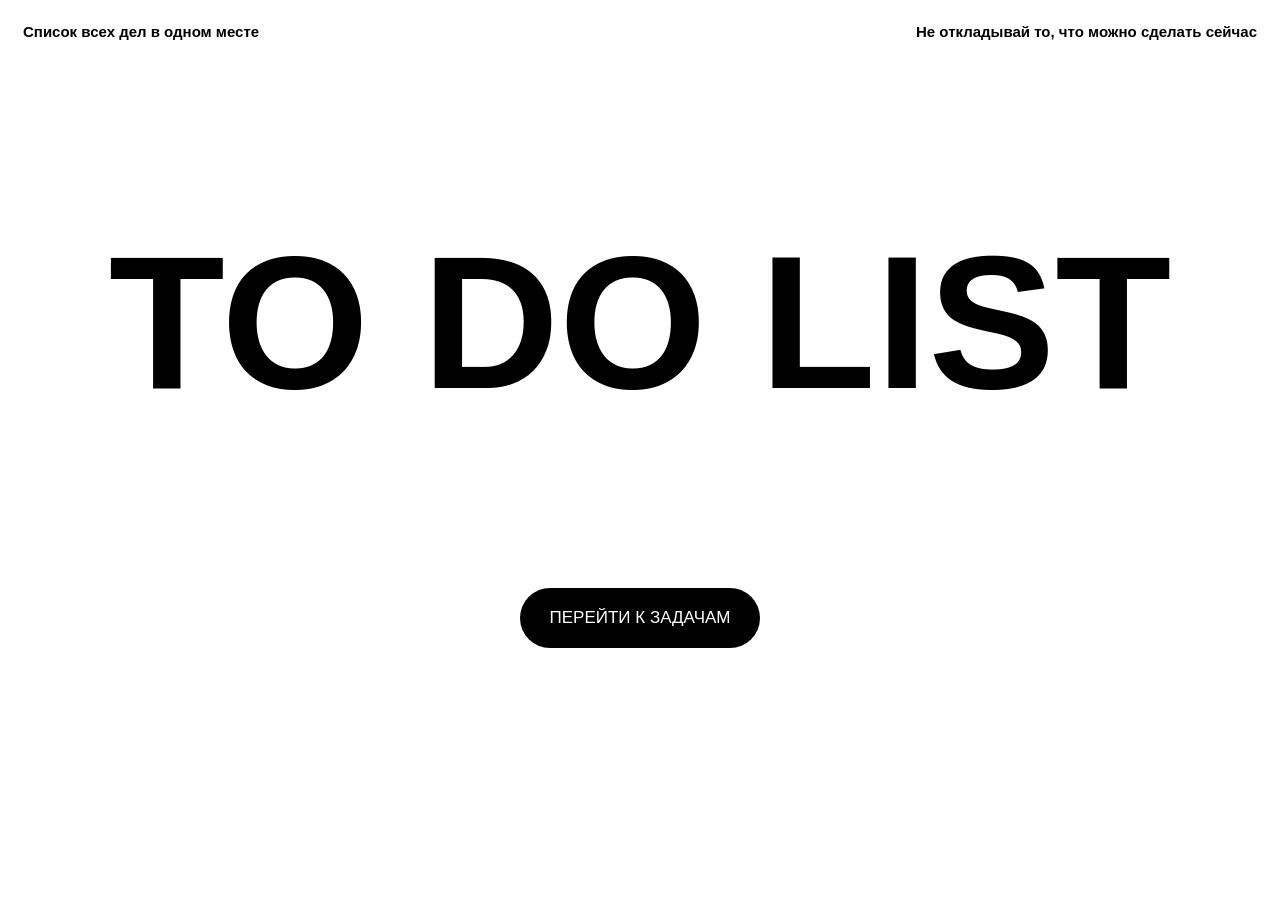
<file: index.html>
<!DOCTYPE html>
<html lang="en">
<head>
    <link rel="stylesheet" href="style.css">
    <meta charset="UTF-8">
    <meta name="viewport" content="width=device-width, initial-scale=1.0, viewport-fit=cover">
    <title>Document</title>
</head>
<body>
    <main>
        <header>
            <div class="header-block">
                <p class="header-text">Список всех дел в одном месте</p>
                <p class="header-text">Не откладывай то, что можно сделать сейчас</p>
            </div>
        </header>
        <section>
            <div class="hero-block">
                <h1 class="hero-logo">TO DO LIST</h1>
                <a href="todolist.html">
                    <button class="hero-button">ПЕРЕЙТИ К ЗАДАЧАМ</button>
                </a>
            </div>
        </section>
    </main>
</body>
</html>
</file>
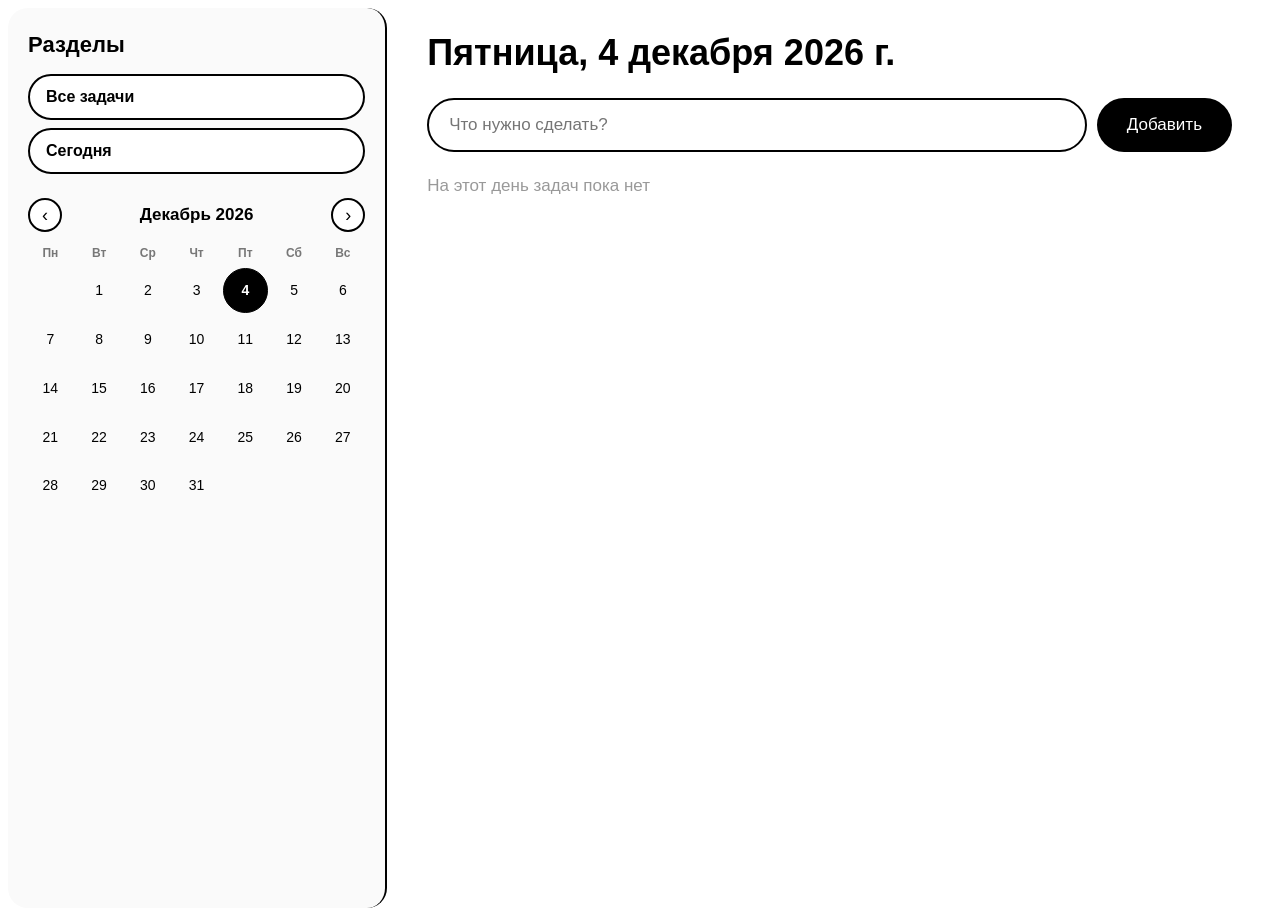
<file: todolist.html>
<!DOCTYPE html>
<html lang="ru">
<head>
    <link rel="stylesheet" href="style.css">
    <meta charset="UTF-8">
    <meta name="viewport" content="width=device-width, initial-scale=1.0">
    <title>Список задач</title>
</head>
<body>
    <main class="app">
        <aside class="sidebar" aria-label="Выбор раздела">
            <h2 class="sidebar-title">Разделы</h2>
            <div class="sidebar-nav">
                <button type="button" id="all-button" class="sidebar-button">Все задачи</button>
                <button type="button" id="today-button" class="sidebar-button">Сегодня</button>
            </div>

            <section class="calendar" aria-label="Календарь">
                <div class="calendar-header">
                    <button type="button" id="prev-month" class="calendar-nav-button" aria-label="Предыдущий месяц">‹</button>
                    <span id="calendar-month" class="calendar-month"></span>
                    <button type="button" id="next-month" class="calendar-nav-button" aria-label="Следующий месяц">›</button>
                </div>
                <div id="calendar-grid" class="calendar-grid"></div>
            </section>
        </aside>

        <section class="content">
            <h1 id="content-title" class="content-title"></h1>

            <form id="task-form" class="task-form">
                <label for="task-input" class="visually-hidden">Новая задача</label>
                <input
                    type="text"
                    id="task-input"
                    class="task-input"
                    placeholder="Что нужно сделать?"
                    autocomplete="off"
                    required
                >

                 <label for="task-date" class="visually-hidden">Дата задачи</label>
                <input type="date" id="task-date" class="task-date-input" hidden>

                <button type="submit" class="task-add-button">Добавить</button>
            </form>

            <div id="task-container"></div>
            <p id="empty-message" class="task-empty" hidden></p>
        </section>
    </main>

    <script src="javascript.js"></script>
</body>
</html>
</file>
<file: style.css>
*, *::before, *::after { box-sizing: border-box; }

html { -webkit-text-size-adjust: 100%; }


html, body {
    max-width: 100%;
    overflow-x: hidden;
}

button {
    color: black;
    font-family: inherit;
    -webkit-appearance: none;
    appearance: none;
}

input {
    color: black;
}

.header-block {
    display: flex;
    justify-content: space-between;
    margin: 0 15px 0;
}

.header-text {
    font-size: 15px;
    font-weight: bold;
    font-family: 'Segoe UI', Tahoma, Geneva, Verdana, sans-serif;
}

.hero-logo {
    font-size: 190px;
    max-width: 100%;
    font-family: 'Segoe UI', Tahoma, Geneva, Verdana, sans-serif;
}

.hero-block {
    display: flex;
    align-items: center;
    justify-content: center;
    flex-direction: column;
}

.hero-button {
    font-family: 'Segoe UI', Tahoma, Geneva, Verdana, sans-serif;
    font-size: 17px;
    padding: 20px 30px;
    border: none;
    background-color: black;
    color: white;
    border-radius: 30px;
    cursor: pointer;
}

.hero-button:active {
    transform: scale(1.03);
}

.visually-hidden {
    position: absolute;
    width: 1px;
    height: 1px;
    overflow: hidden;
    clip: rect(0 0 0 0);
    white-space: nowrap;
}

.todo-block {
    max-width: 600px;
    margin: 0 auto;
    padding: 40px 15px;
    font-family: 'Segoe UI', Tahoma, Geneva, Verdana, sans-serif;
}

.todo-title {
    font-size: 48px;
    text-align: center;
}

.todo-form {
    display: flex;
    gap: 10px;
    margin-bottom: 20px;
}

.todo-input {
    flex: 1;
    padding: 15px 20px;
    font-size: 17px;
    border: 2px solid black;
    border-radius: 30px;
    outline: none;
}

.todo-add-button {
    padding: 15px 30px;
    font-size: 17px;
    border: none;
    background-color: black;
    color: white;
    border-radius: 30px;
    cursor: pointer;
}

.todo-add-button:active {
    transform: scale(1.03);
}

.todo-list {
    list-style: none;
    margin: 0;
    padding: 0;
}

.todo-item {
    display: flex;
    align-items: center;
    gap: 12px;
    padding: 14px 0;
    border-bottom: 1px solid #ddd;
}

.todo-checkbox {
    width: 20px;
    height: 20px;
    cursor: pointer;
}

.todo-text {
    flex: 1;
    font-size: 18px;
    word-break: break-word;
}

.todo-item.done .todo-text {
    text-decoration: line-through;
    color: #999;
}

.todo-delete-button {
    padding: 8px 16px;
    font-size: 14px;
    border: 1px solid black;
    background: white;
    border-radius: 20px;
    cursor: pointer;
}

.todo-delete-button:hover {
    background: black;
    color: white;
}

.todo-empty {
    text-align: center;
    color: #999;
}


[hidden] { display: none !important; }

.visually-hidden {
    position: absolute;
    width: 1px;
    height: 1px;
    overflow: hidden;
    clip: rect(0 0 0 0);
    white-space: nowrap;
}

.app {
    display: flex;
    min-height: 100vh;
    min-height: 100dvh;
    font-family: 'Segoe UI', Tahoma, Geneva, Verdana, sans-serif;
}


.sidebar {
    flex: 0 0 30%;
    min-width: 240px;
    box-sizing: border-box;
    padding: 24px 20px;
    border-right: 2px solid black;
    background: #fafafa;
    border-radius: 20px;
}

.sidebar-title {
    margin: 0 0 16px;
    font-size: 22px;
}

.sidebar-button {
    display: block;
    width: 100%;
    margin-bottom: 8px;
    padding: 12px 16px;
    font-family: inherit;
    font-size: 16px;
    font-weight: bold;
    text-align: left;
    border: 2px solid black;
    border-radius: 30px;
    background: white;
    color: black;
    cursor: pointer;
}

.sidebar-button:hover,
.sidebar-button.active {
    background: black;
    color: white;
}


.calendar {
    margin-top: 24px;
}

.calendar-header {
    display: flex;
    align-items: center;
    justify-content: space-between;
    margin-bottom: 10px;
}

.calendar-month {
    font-weight: bold;
    font-size: 17px;
}

.calendar-nav-button {
    width: 34px;
    height: 34px;
    font-size: 18px;
    line-height: 1;
    border: 2px solid black;
    border-radius: 50%;
    background: white;
    cursor: pointer;
}

.calendar-nav-button:hover {
    background: black;
    color: white;
}

.calendar-grid {
    display: grid;
    min-width: 0;
    grid-template-columns: repeat(7, minmax(0, 1fr));
    gap: 4px;
}

.calendar-weekday {
    padding: 4px 0;
    text-align: center;
    font-size: 12px;
    font-weight: bold;
    color: #777;
}

.calendar-day {
    position: relative;
    aspect-ratio: 1;
    padding: 0;
    font-family: inherit;
    font-size: 14px;
    border: 1px solid transparent;
    border-radius: 50%;
    background: transparent;
    cursor: pointer;
}

.calendar-day:hover {
    border-color: black;
}

.calendar-day.today {
    border-color: black;
    font-weight: bold;
}

.calendar-day.selected {
    background: black;
    color: white;
}

.calendar-day.has-tasks::after {
    content: '';
    position: absolute;
    bottom: 4px;
    left: 50%;
    width: 5px;
    height: 5px;
    margin-left: -2.5px;
    border-radius: 50%;
    background: currentColor;
}


.content {
    flex: 1;
    min-width: 0;
    box-sizing: border-box;
    padding: 24px 40px;
}

.content-title {
    margin: 0 0 24px;
    font-size: 36px;
}

.task-form {
    display: flex;
    flex-wrap: wrap;
    gap: 10px;
    margin-bottom: 24px;
}

.task-input {
    flex: 1;
    min-width: 180px;
    padding: 15px 20px;
    font-family: inherit;
    font-size: 17px;
    border: 2px solid black;
    border-radius: 30px;
    outline: none;
}

.task-date-input {
    padding: 15px 20px;
    font-family: inherit;
    font-size: 17px;
    border: 2px solid black;
    border-radius: 30px;
    outline: none;
}

.task-add-button {
    padding: 15px 30px;
    font-family: inherit;
    font-size: 17px;
    border: none;
    background-color: black;
    color: white;
    border-radius: 30px;
    cursor: pointer;
}

.task-add-button:active {
    transform: scale(1.03);
}

.task-group {
    margin-bottom: 28px;
}

.task-group-title {
    margin: 0 0 6px;
    font-size: 20px;
}

.task-list {
    list-style: none;
    margin: 0;
    padding: 0;
}

.task-item {
    display: flex;
    align-items: center;
    gap: 12px;
    padding: 14px 0;
    border-bottom: 1px solid #ddd;
}

.task-checkbox {
    width: 20px;
    height: 20px;
    cursor: pointer;
}

.task-text {
    flex: 1;
    font-size: 18px;
    word-break: break-word;
}

.task-item.done .task-text {
    text-decoration: line-through;
    color: #999;
}

.task-delete-button {
    padding: 8px 16px;
    font-family: inherit;
    font-size: 14px;
    border: 1px solid black;
    background: white;
    border-radius: 20px;
    cursor: pointer;
}

.task-delete-button:hover {
    background: black;
    color: white;
}

.task-empty {
    color: #999;
    font-size: 17px;
}


@media (max-width: 800px) {
    .app {
        flex-direction: column;
    }

    .sidebar {
        flex: none;
        min-width: 0;
        width: 100%;
        padding: calc(16px + env(safe-area-inset-top))
                 max(16px, env(safe-area-inset-right))
                 20px
                 max(16px, env(safe-area-inset-left));
        border-right: none;
        border-bottom: 2px solid black;
    }

    .sidebar-title {
        margin-bottom: 12px;
        font-size: 20px;
    }

    .sidebar-nav {
        display: grid;
        grid-template-columns: 1fr 1fr;
        gap: 8px;
    }

    .sidebar-button {
        min-height: 46px;
        margin-bottom: 5px;
        padding: 10px 12px;
        font-size: 15px;
        text-align: center;
    }

    .calendar {
        margin-top: 16px;
    }

    .calendar-nav-button {
        width: 44px;
        height: 44px;
        font-size: 22px;
    }

    .calendar-day {
        font-size: 15px;
    }

    .content {
        padding: 20px
                 max(16px, env(safe-area-inset-right))
                 calc(28px + env(safe-area-inset-bottom))
                 max(16px, env(safe-area-inset-left));
    }

    .content-title {
        font-size: 26px;
        margin-bottom: 16px;
        overflow-wrap: anywhere;
    }

    .task-form {
        flex-direction: column;
        gap: 10px;
        margin-bottom: 20px;
    }

    .task-input,
    .task-date-input,
    .task-add-button {
        flex: none;
        width: 100%;
        min-width: 0;
        min-height: 50px;
        font-size: 16px;
    }

    .task-date-input {
        display: block;
        max-width: 100%;
        -webkit-appearance: none;
        appearance: none;
        background: white;
        text-align: left;
    }

    .task-date-input::-webkit-date-and-time-value {
        min-width: 0;
        text-align: left;
    }

    .task-item {
        gap: 12px;
        padding: 12px 0;
    }

    .task-checkbox {
        flex: none;
        width: 24px;
        height: 24px;
    }

    .task-text {
        min-width: 0;
        font-size: 17px;
    }

    .task-delete-button {
        flex: none;
        min-height: 40px;
        padding: 8px 14px;
    }

    .task-group-title {
        font-size: 18px;
    }
}

@media (max-width: 380px) {
    .content-title {
        font-size: 23px;
    }

    .calendar-grid {
        gap: 2px;
    }

    .calendar-day {
        font-size: 14px;
    }

    .task-delete-button {
        padding: 8px 10px;
        font-size: 13px;
    }
}

@media (max-width: 800px) {
    .header-block {
        flex-direction: column;
        align-items: center;
        gap: 4px;
        margin: 0 16px;
        text-align: center;
    }

    .header-text {
        margin: 4px 0;
        font-size: 13px;
    }

    .hero-block {
        padding: 24px 16px 40px;
    }

    .hero-logo {
        margin: 300px 0 250px;
        font-size: 12vw;
        text-align: center;
        overflow-wrap: anywhere;
    }

    .hero-button {
        width: 100%;
        max-width: 360px;
        padding: 18px 24px;
        font-size: 16px;
    }
}
</file>
